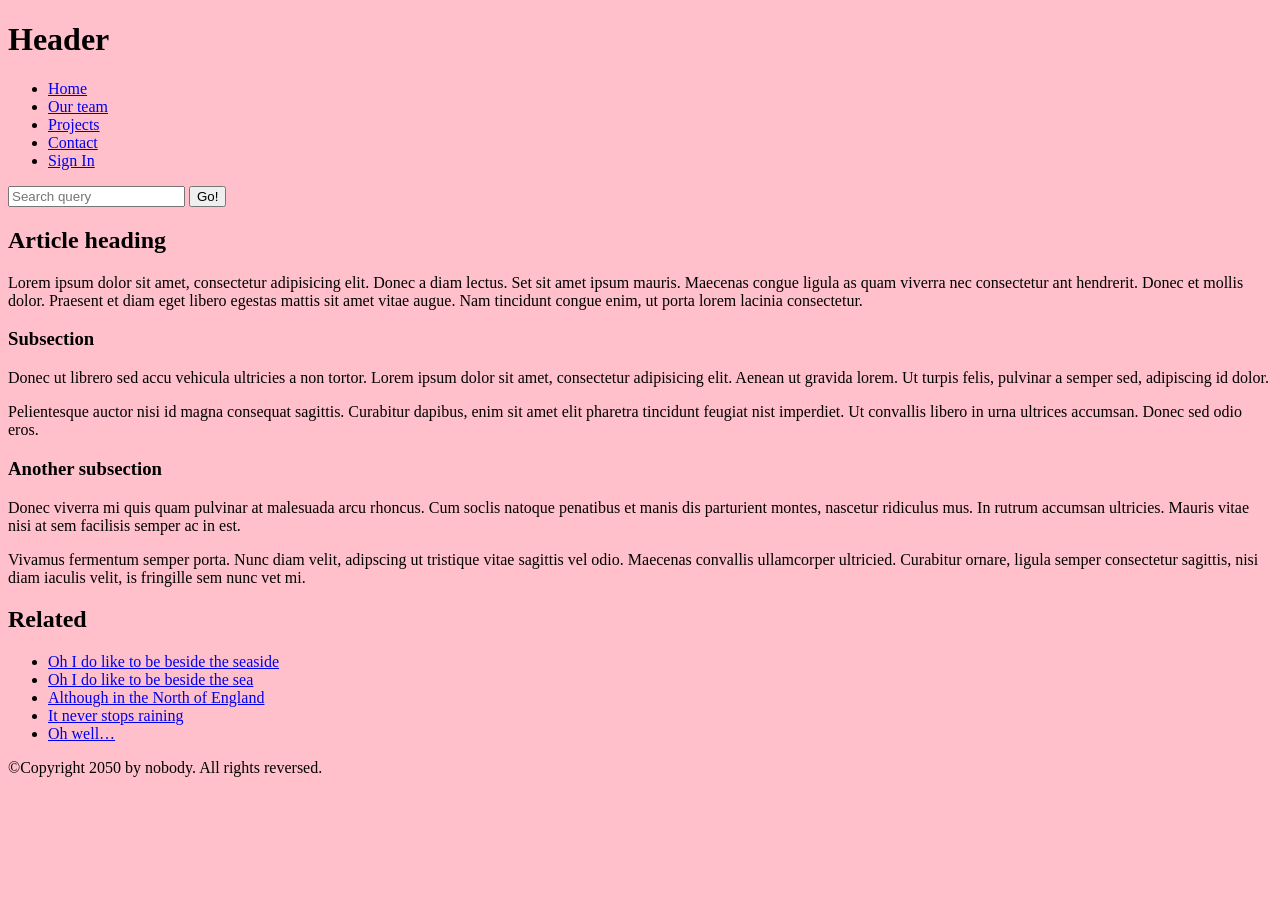
<file: index.html>
<!doctype html>
<html lang="en-US">
  <head>
    <meta charset="utf-8" />
    <meta name="viewport" content="width=device-width" />

    <title>My page title</title>
    <link
      href="https://fonts.googleapis.com/css?family=Open+Sans+Condensed:300|Sonsie+One"
      rel="stylesheet" />
    <link rel="stylesheet" href="style.css" />
  </head>

  <body>
    <!-- The main header used across all the pages of our website -->

    <header>
      <h1>Header</h1>
    </header>

    <nav>
      <ul>
        <li><a href="#">Home</a></li>
        <li><a href="team.html">Our team</a></li>
        <li><a href="#">Projects</a></li>
        <li><a href="#">Contact</a></li>
        <li><a href="signin.html">Sign In</a></li>
      </ul>

      <!-- A Search form: another common non-linear
           way to navigate through a site. -->

      <form>
        <input type="search" name="q" placeholder="Search query" />
        <input type="submit" value="Go!" />
      </form>
    </nav>

    <!-- Our page's main content -->
    <main>
      <!-- An article -->
      <article>
        <h2>Article heading</h2>

        <p>
          Lorem ipsum dolor sit amet, consectetur adipisicing elit. Donec a diam
          lectus. Set sit amet ipsum mauris. Maecenas congue ligula as quam
          viverra nec consectetur ant hendrerit. Donec et mollis dolor. Praesent
          et diam eget libero egestas mattis sit amet vitae augue. Nam tincidunt
          congue enim, ut porta lorem lacinia consectetur.
        </p>

        <section>
          <h3>Subsection</h3>

          <p>
            Donec ut librero sed accu vehicula ultricies a non tortor. Lorem
            ipsum dolor sit amet, consectetur adipisicing elit. Aenean ut
            gravida lorem. Ut turpis felis, pulvinar a semper sed, adipiscing id
            dolor.
          </p>

          <p>
            Pelientesque auctor nisi id magna consequat sagittis. Curabitur
            dapibus, enim sit amet elit pharetra tincidunt feugiat nist
            imperdiet. Ut convallis libero in urna ultrices accumsan. Donec sed
            odio eros.
          </p>
        </section>

        <section>
          <h3>Another subsection</h3>

          <p>
            Donec viverra mi quis quam pulvinar at malesuada arcu rhoncus. Cum
            soclis natoque penatibus et manis dis parturient montes, nascetur
            ridiculus mus. In rutrum accumsan ultricies. Mauris vitae nisi at
            sem facilisis semper ac in est.
          </p>

          <p>
            Vivamus fermentum semper porta. Nunc diam velit, adipscing ut
            tristique vitae sagittis vel odio. Maecenas convallis ullamcorper
            ultricied. Curabitur ornare, ligula semper consectetur sagittis,
            nisi diam iaculis velit, is fringille sem nunc vet mi.
          </p>
        </section>
      </article>

      <!-- the aside content can also be nested within the main content -->
      <aside>
        <h2>Related</h2>

        <ul>
          <li><a href="#">Oh I do like to be beside the seaside</a></li>
          <li><a href="#">Oh I do like to be beside the sea</a></li>
          <li><a href="#">Although in the North of England</a></li>
          <li><a href="#">It never stops raining</a></li>
          <li><a href="#">Oh well…</a></li>
        </ul>
      </aside>
    </main>

    <!-- The footer that is used across all the pages of our website -->

    <footer>
      <p>©Copyright 2050 by nobody. All rights reversed.</p>
    </footer>
  </body>
</html>
</file>
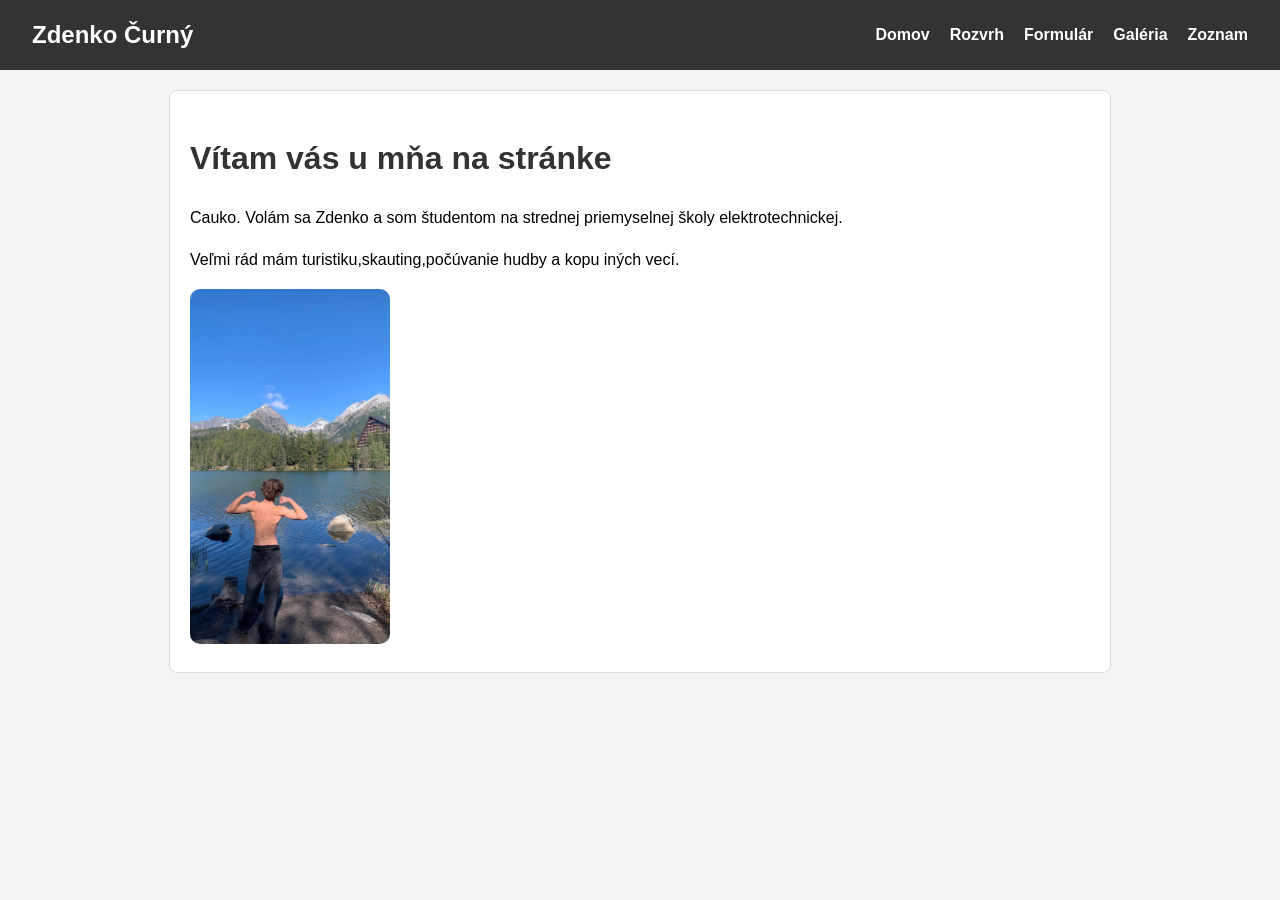
<file: diddyho webstranka/index.html>
<!DOCTYPE html>
<html lang="sk">
<head>
    <meta charset="UTF-8">
    <title>O mne | Domov</title>
    <link rel="stylesheet" href="style.css">
</head>
<body>
    <header>
        <div id="logo">Zdenko Čurný</div>
        <nav>
            <ul>
                <li><a href="index.html">Domov</a></li>
                <li><a href="rozvrh.html">Rozvrh</a></li>
                <li><a href="formular.html">Formulár</a></li>
                <li><a href="galeria.html">Galéria</a></li>
                <li><a href="zoznam.html">Zoznam</a></li>
            </ul>
        </nav>
    </header>

    <main>
        <h1>Vítam vás u mňa na stránke</h1>
        <p>Cauko. Volám sa Zdenko a som študentom na strednej priemyselnej školy elektrotechnickej.</p>
        <p>Veľmi rád mám turistiku,skauting,počúvanie hudby a kopu iných vecí.</p>
        
        <img src="obrazky/tatryflex.jpg" style="width:200px; border-radius: 10px;">
    </main>
</body>
</html>
</file>
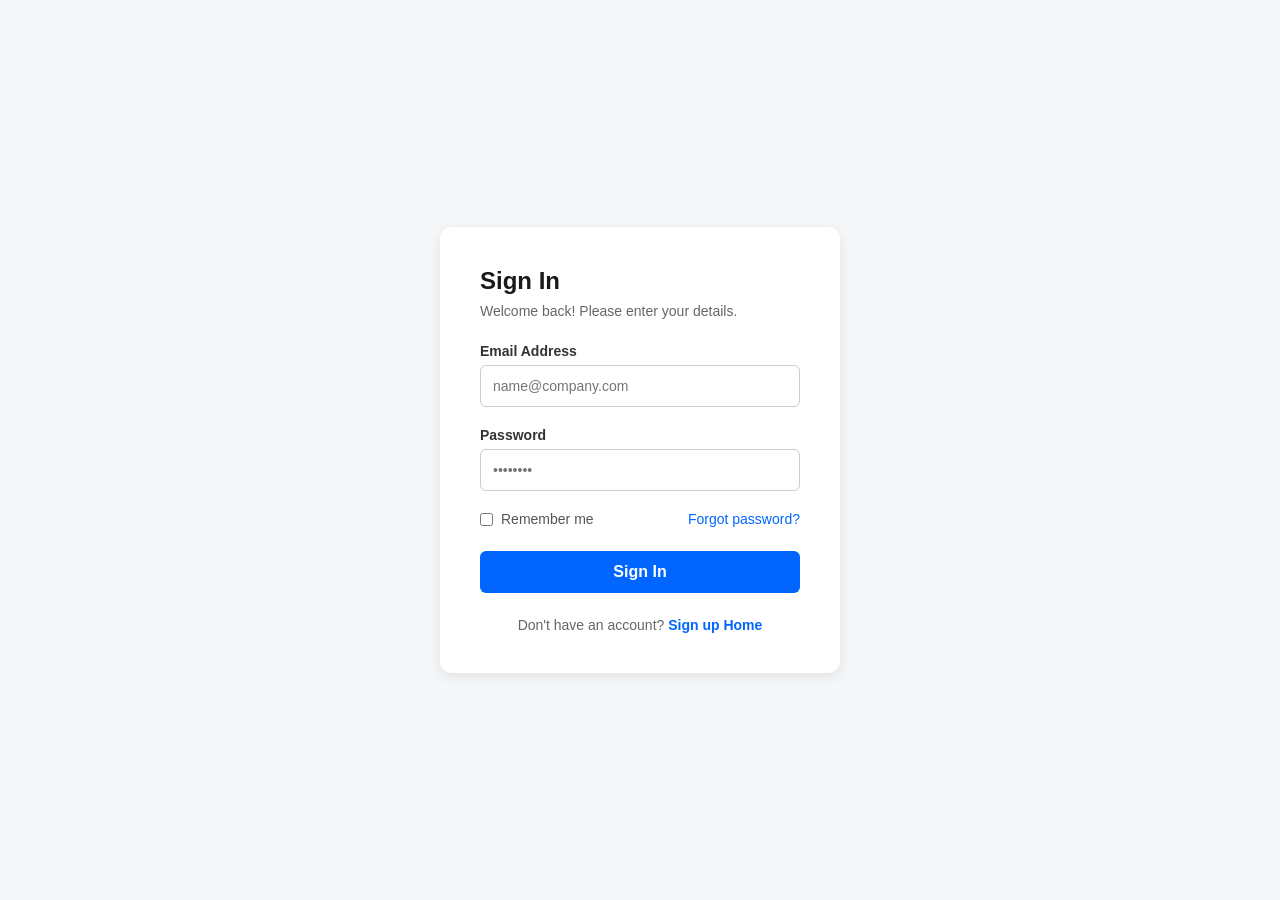
<file: signin.html>
<!DOCTYPE html>
<html lang="en">
<head>
  <meta charset="UTF-8">
  <meta name="viewport" content="width=device-width, initial-scale=1.0">
  <title>Sign In</title>
  <style>
    * {
      box-sizing: border-box;
      margin: 0;
      padding: 0;
      font-family: -apple-system, BlinkMacSystemFont, "Segoe UI", Roboto, Helvetica, Arial, sans-serif;
    }

    body {
      background-color: #f4f6f8;
      display: flex;
      justify-content: center;
      align-items: center;
      min-height: 100vh;
      padding: 20px;
    }

    .signin-card {
      background: #ffffff;
      padding: 40px;
      border-radius: 12px;
      box-shadow: 0 4px 12px rgba(0, 0, 0, 0.08);
      width: 100%;
      max-width: 400px;
    }

    .signin-card h2 {
      font-size: 24px;
      color: #1a1a1a;
      margin-bottom: 8px;
    }

    .signin-card p {
      color: #666;
      font-size: 14px;
      margin-bottom: 24px;
    }

    .form-group {
      margin-bottom: 20px;
    }

    .form-group label {
      display: block;
      font-size: 14px;
      font-weight: 600;
      color: #333;
      margin-bottom: 6px;
    }

    .form-group input {
      width: 100%;
      padding: 12px;
      border: 1px solid #ccc;
      border-radius: 6px;
      font-size: 14px;
      transition: border-color 0.2s, box-shadow 0.2s;
    }

    .form-group input:focus {
      outline: none;
      border-color: #0066ff;
      box-shadow: 0 0 0 3px rgba(0, 102, 255, 0.15);
    }

    .form-options {
      display: flex;
      justify-content: space-between;
      align-items: center;
      margin-bottom: 24px;
      font-size: 14px;
    }

    .remember-me {
      display: flex;
      align-items: center;
      gap: 8px;
      color: #555;
    }

    .forgot-link {
      color: #0066ff;
      text-decoration: none;
    }

    .forgot-link:hover {
      text-decoration: underline;
    }

    .btn-submit {
      width: 100%;
      padding: 12px;
      background-color: #0066ff;
      color: #ffffff;
      border: none;
      border-radius: 6px;
      font-size: 16px;
      font-weight: 600;
      cursor: pointer;
      transition: background-color 0.2s;
    }

    .btn-submit:hover {
      background-color: #0052cc;
    }

    .signup-footer {
      text-align: center;
      margin-top: 24px;
      font-size: 14px;
      color: #666;
    }

    .signup-footer a {
      color: #0066ff;
      text-decoration: none;
      font-weight: 600;
    }

    .signup-footer a:hover {
      text-decoration: underline;
    }
  </style>
</head>
<body>

  <div class="signin-card">
    <h2>Sign In</h2>
    <p>Welcome back! Please enter your details.</p>

    <form action="/login" method="POST">
      <div class="form-group">
        <label for="email">Email Address</label>
        <input type="email" id="email" name="email" placeholder="name@company.com" required autocomplete="email">
      </div>

      <div class="form-group">
        <label for="password">Password</label>
        <input type="password" id="password" name="password" placeholder="••••••••" required autocomplete="current-password">
      </div>

      <div class="form-options">
        <label class="remember-me">
          <input type="checkbox" name="remember"> Remember me
        </label>
        <a href="#" class="forgot-link">Forgot password?</a>
      </div>

      <button type="submit" class="btn-submit">Sign In</button>
    </form>

    <div class="signup-footer">
      Don't have an account? <a href="signup.html">Sign up</a>
              <a href="index.html">Home</a>
    </div>
  </div>

</body>
</html>
</file>
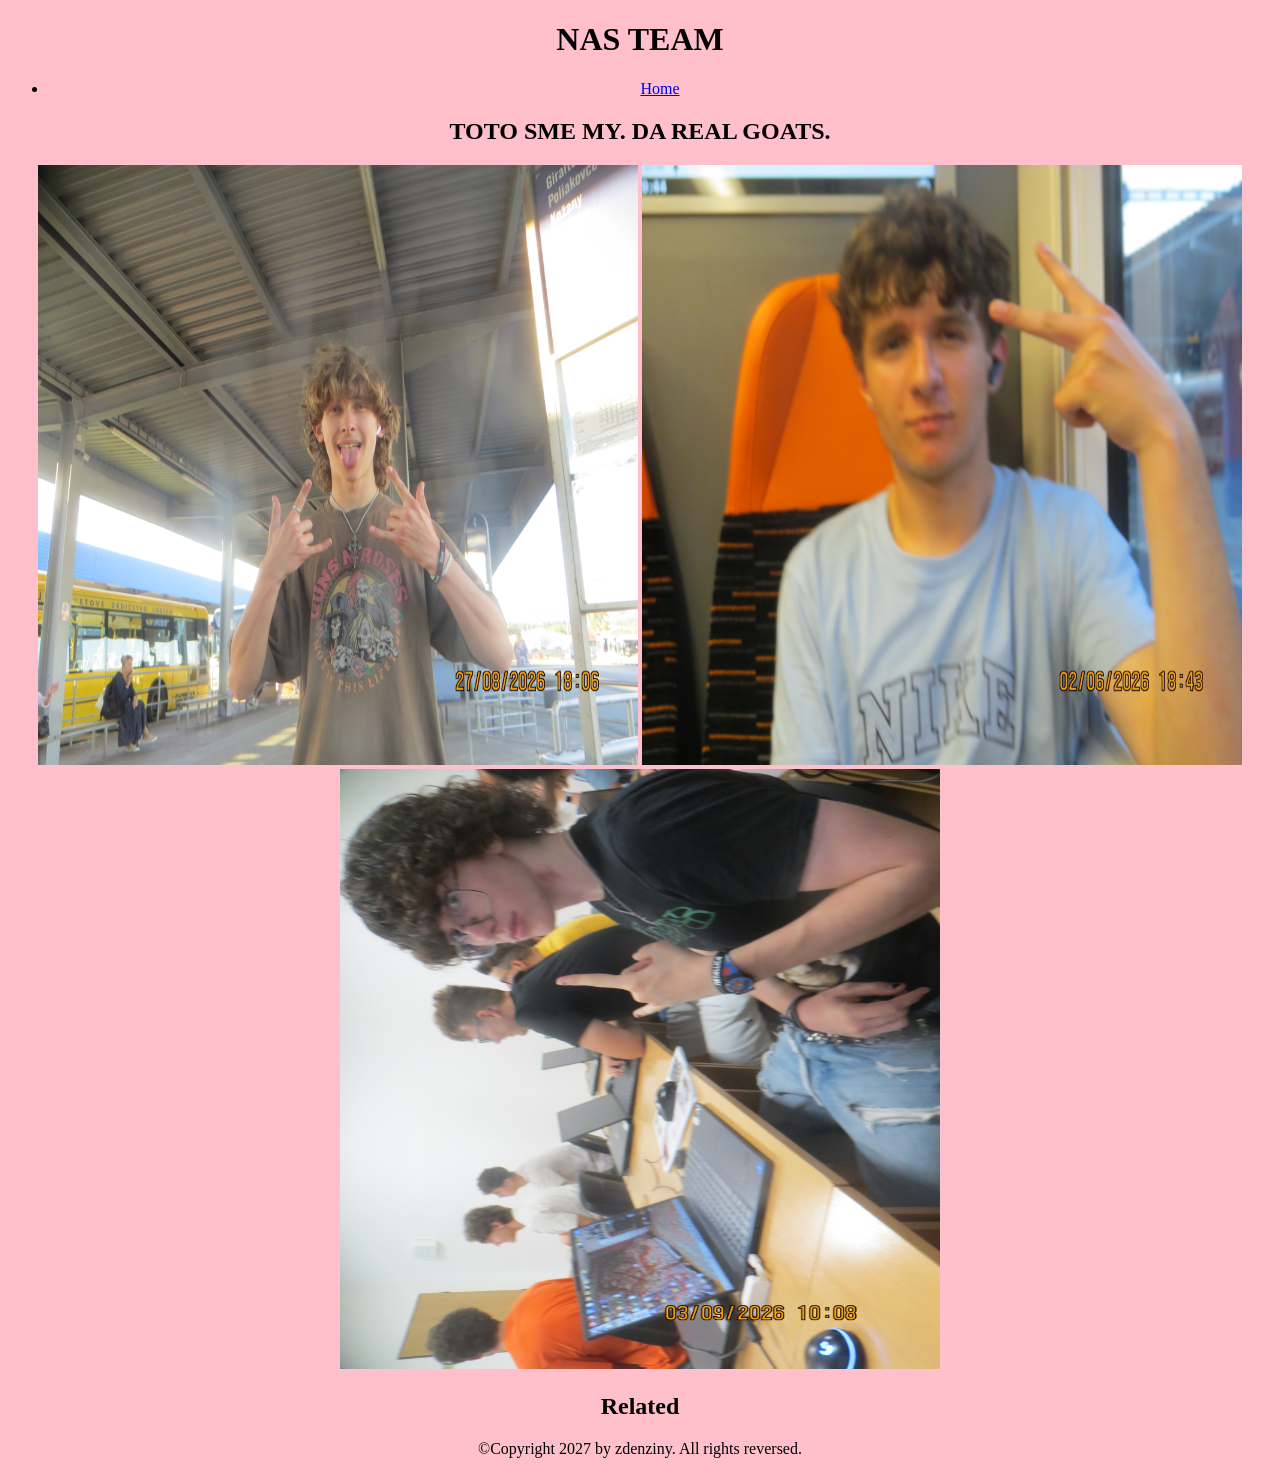
<file: team.html>
<!doctype html>
<html lang="en-US">
  <head>
    <meta charset="utf-8" />
    <meta name="viewport" content="width=device-width" />

    <title>NAS TEAM</title>
    <link
      href="https://fonts.googleapis.com/css?family=Open+Sans+Condensed:300|Sonsie+One"
      rel="stylesheet" />
    <link rel="stylesheet" href="style.css" />
  </head>

  <body style="text-align: center">

    <header>
      <h1>NAS TEAM</h1>
    </header>

    <nav>
      <ul>
        <li><a href="index.html">Home</a></li>
      </ul>
    </nav>

    <main >
        <h2>TOTO SME MY. DA REAL GOATS.</h2>
        <img src="fotecky/ja.JPG" alt="ja" width="600" height="600" />
        <img src="fotecky/majny.JPG" alt="majny" width="600" height="600" />
        <img src="fotecky/miklos.JPG" alt="miklós" width="600" height="600" />
        <h2>Related</h2>
    </main>


    <footer>
      <p>©Copyright 2027 by zdenziny. All rights reversed.</p>
    </footer>
  </body>
</html>
</file>
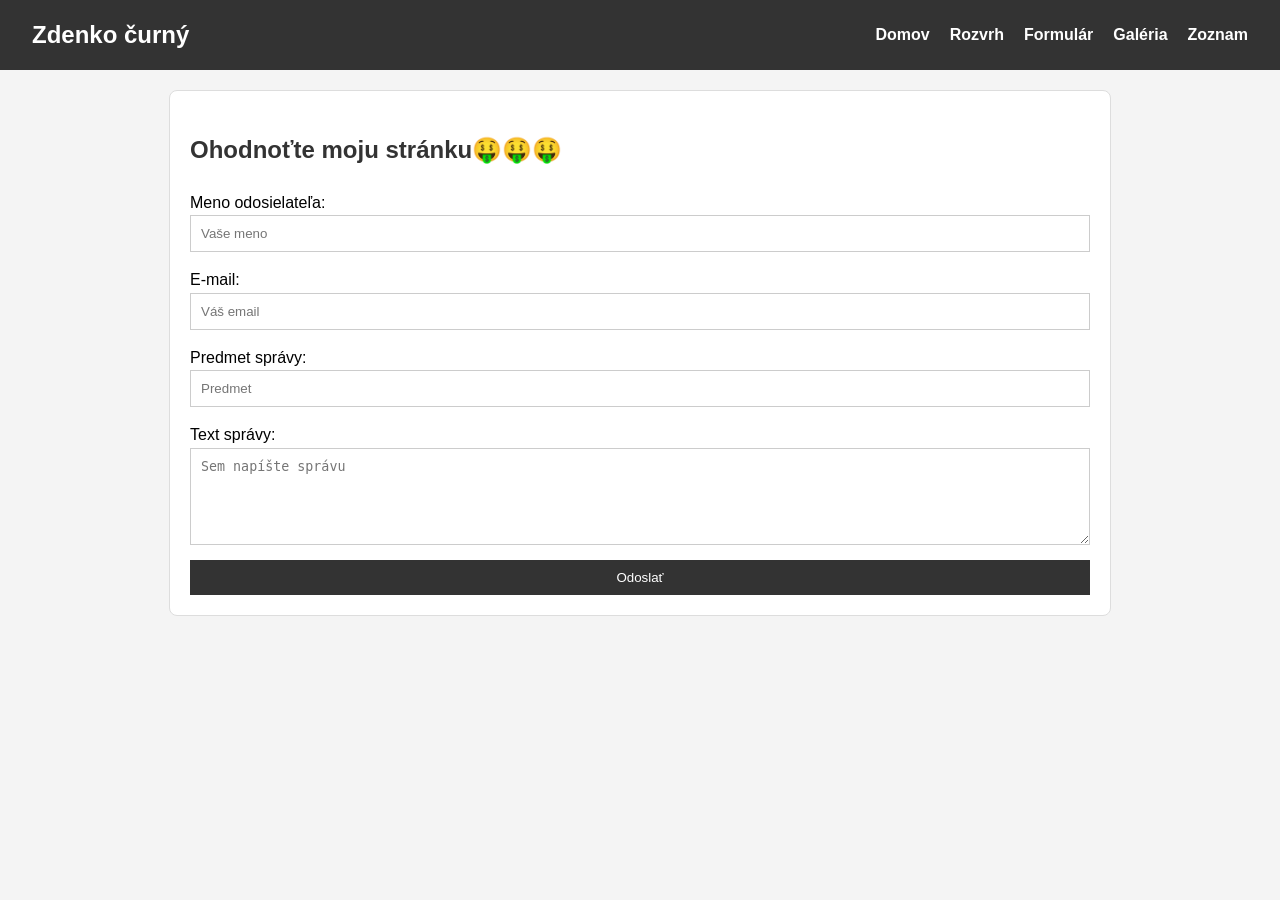
<file: diddyho webstranka/formular.html>
<!DOCTYPE html>
<html lang="sk">
<head>
    <meta charset="UTF-8">
    <title>Kontaktujte ma</title>
    <link rel="stylesheet" href="style.css">
</head>
<body>
    <header>
        <div id="logo">Zdenko čurný</div>
        <nav>
            <ul>
                <li><a href="index.html">Domov</a></li>
                <li><a href="rozvrh.html">Rozvrh</a></li>
                <li><a href="formular.html">Formulár</a></li>
                <li><a href="galeria.html">Galéria</a></li>
                <li><a href="zoznam.html">Zoznam</a></li>
            </ul>
        </nav>
    </header>

    <main>
        <h2>Ohodnoťte moju stránku🤑🤑🤑</h2>
        <form action="#">
            <label for="meno">Meno odosielateľa:</label>
            <input type="text" id="meno" name="meno" placeholder="Vaše meno" required>

            <label for="email">E-mail:</label>
            <input type="email" id="email" name="email" placeholder="Váš email" required>

            <label for="predmet">Predmet správy:</label>
            <input type="text" id="predmet" name="predmet" placeholder="Predmet">

            <label for="sprava">Text správy:</label>
            <textarea id="sprava" name="sprava" rows="5" placeholder="Sem napíšte správu"></textarea>

            <button type="submit">Odoslať</button>
        </form>
    </main>
</body>
</html>
</file>
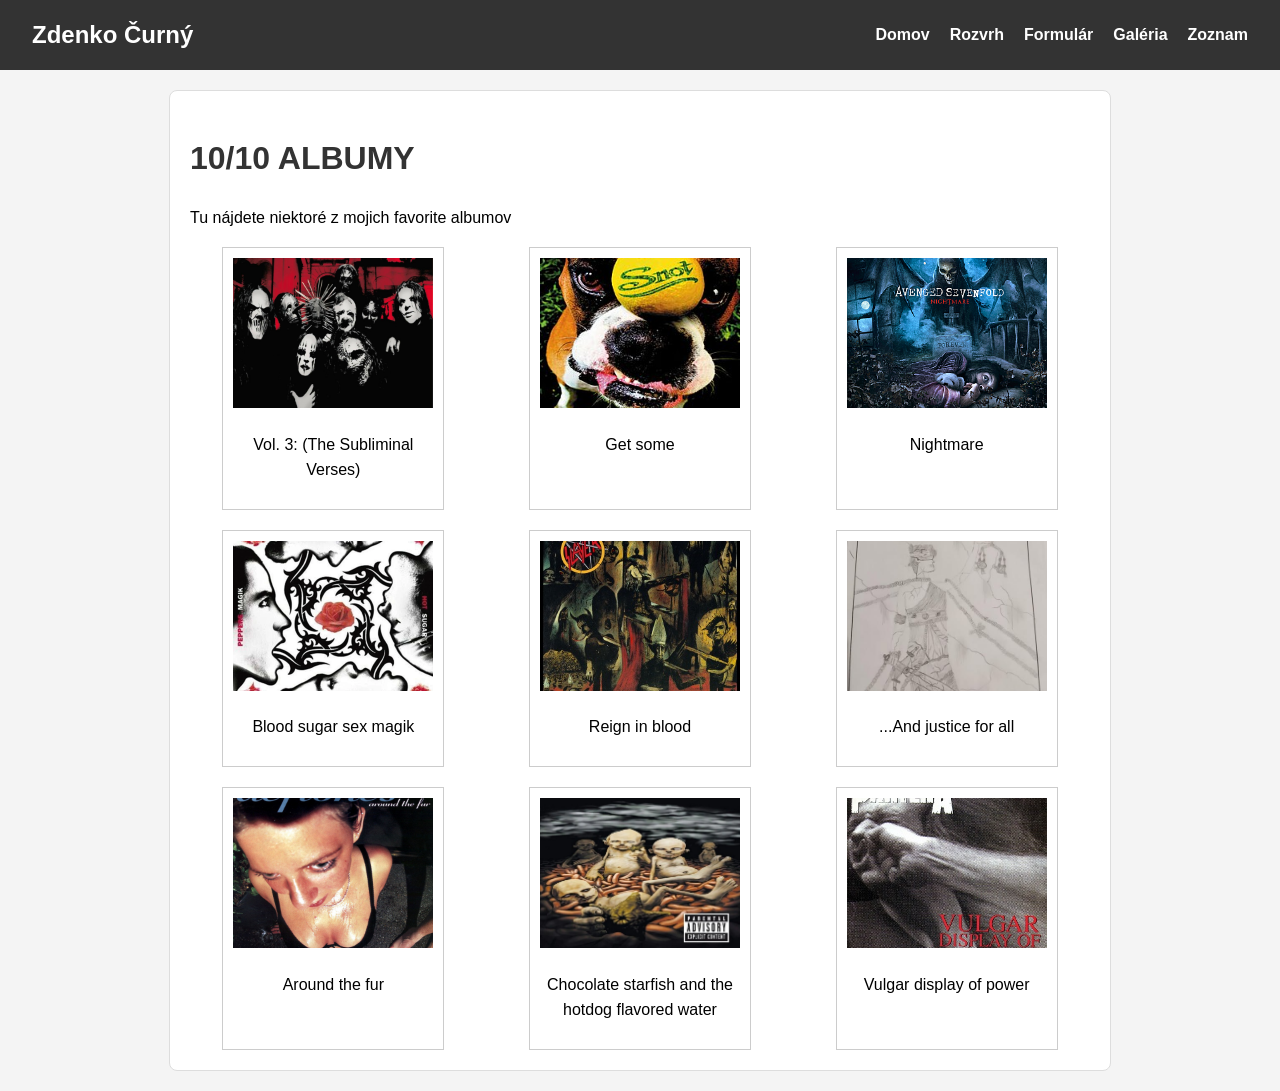
<file: diddyho webstranka/galeria.html>
<!DOCTYPE html>
<html lang="sk">
<head>
    <meta charset="UTF-8">
    <title>8 1O/10 albumov</title>
    <link rel="stylesheet" href="style.css">
</head>
<body>
    <header>
        <div id="logo">Zdenko Čurný</div>
        <nav>
            <ul>
                <li><a href="index.html">Domov</a></li>
                <li><a href="rozvrh.html">Rozvrh</a></li>
                <li><a href="formular.html">Formulár</a></li>
                <li><a href="galeria.html">Galéria</a></li>
                <li><a href="zoznam.html">Zoznam</a></li>
            </ul>
        </nav>
    </header>

    <main>
        <h1>10/10 ALBUMY</h1>
        <p>Tu nájdete niektoré z mojich favorite albumov</p>

        <div class="galeria-container">
            <div class="galeria-item">
                <img src="obrazky/slipknot.jpg">
                <p>Vol. 3: (The Subliminal Verses)</p>
            </div>

            <div class="galeria-item">
                <img src="obrazky/snot.jpg">
                <p>Get some</p>
            </div>

            <div class="galeria-item">
                <img src="obrazky/A7x.png">
                <p>Nightmare</p>
            </div>

            <div class="galeria-item">
                <img src="obrazky/RHCP.webp">
                <p>Blood sugar sex magik</p>
            </div>

            <div class="galeria-item">
                <img src="obrazky/slayer.jpg">
                <p>Reign in blood</p>
            </div>

            <div class="galeria-item">
                <img src="obrazky/metallica.jpg">
                <p>...And justice for all</p>
            </div>

            <div class="galeria-item">
                <img src="obrazky/deftones.jpg">
                <p>Around the fur</p>
            </div>

            <div class="galeria-item">
                <img src="obrazky/lb.jpg">
                <p>Chocolate starfish and the hotdog flavored water</p>
            </div>

             <div class="galeria-item">
                <img src="obrazky/pantera.jpg">
                <p>Vulgar display of power</p>
            </div>
        </div>
    </main>
</body>
</html>
</file>
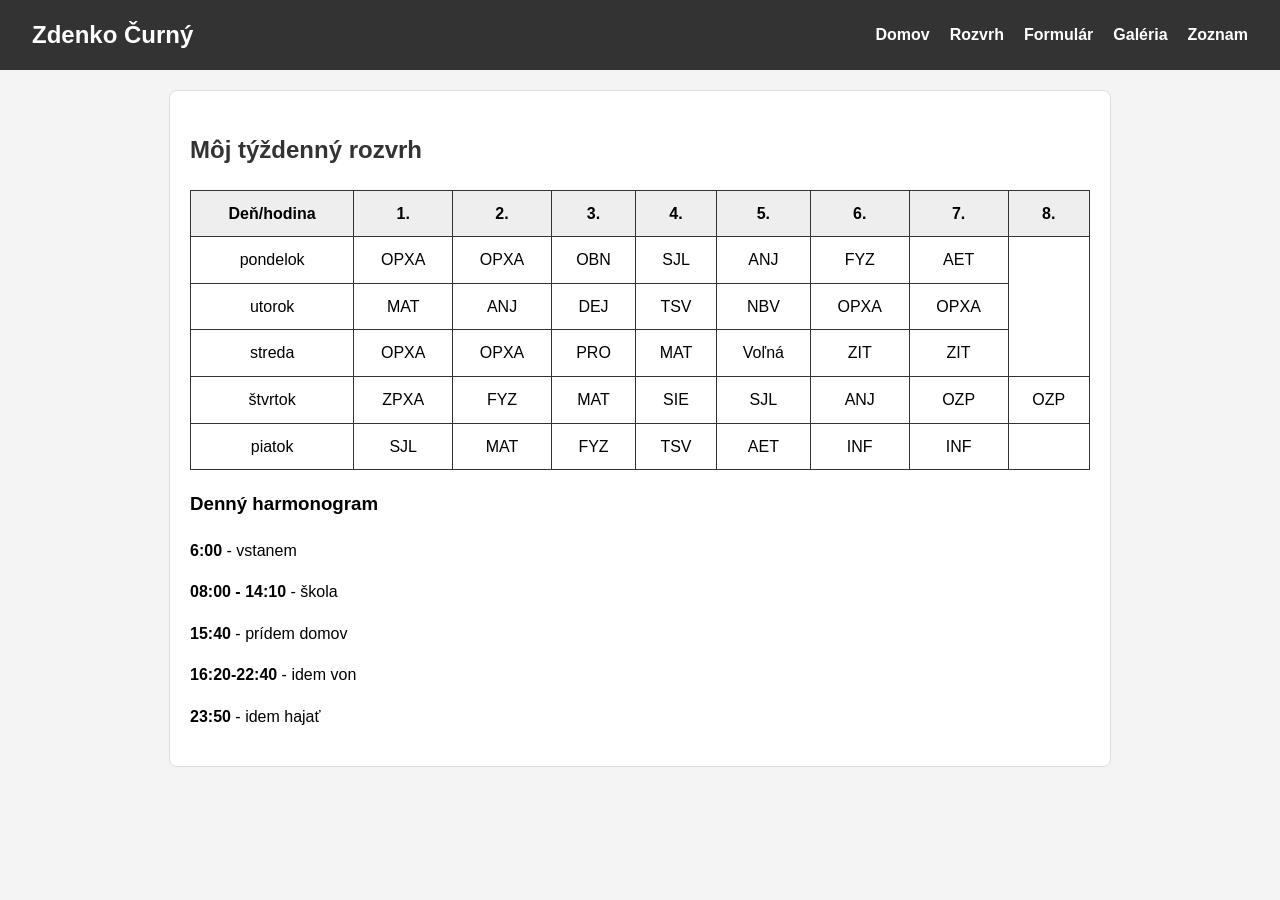
<file: diddyho webstranka/rozvrh.html>
<!DOCTYPE html>
<html lang="sk">
<head>
    <meta charset="UTF-8">
    <title>Rozvrh hodín</title>
    <link rel="stylesheet" href="style.css">
</head>
<body>
    <header>
        <div id="logo">Zdenko Čurný</div>
        <nav>
            <ul>
                <li><a href="index.html">Domov</a></li>
                <li><a href="rozvrh.html">Rozvrh</a></li>
                <li><a href="formular.html">Formulár</a></li>
                <li><a href="galeria.html">Galéria</a></li>
                <li><a href="zoznam.html">Zoznam</a></li>
            </ul>
        </nav>
    </header>

    <main>
        <h2>Môj týždenný rozvrh</h2>
        <table>
            <tr>
                <th>Deň/hodina</th>
                <th>1.</th>
                <th>2.</th>
                <th>3.</th>
                <th>4.</th>
                <th>5.</th>
                <th>6.</th>
                <th>7.</th>
                <th>8.</th>
            </tr>
            <tr>
                <td>pondelok</td>
                <td>OPXA</td>
                 <td>OPXA</td>
                <td>OBN</td>
                <td>SJL</td>
                <td>ANJ</td>
                <td>FYZ</td>
                <td>AET</td>
            </tr>
            <tr>
                <td>utorok</td>
                <td>MAT</td>
                <td>ANJ</td>
                <td>DEJ</td>
                <td>TSV</td>
                <td>NBV</td>
                <td>OPXA</td>
                <td>OPXA</td>
            </tr>
            <tr>
                <td>streda</td>
                <td>OPXA</td>
                <td>OPXA</td>
                <td>PRO</td>
                <td>MAT</td>
                <td>Voľná</td>
                <td>ZIT</td>
                <td>ZIT</td>
            </tr>
            <tr>
                <td>štvrtok</td>
                <td>ZPXA</td>
                <td>FYZ</td>
                <td>MAT</td>
                <td>SIE</td>
                <td>SJL</td>
                <td>ANJ</td>
                <td>OZP</td>
                <td>OZP</td>
            </tr>
            <tr>
                <td>piatok</td>
                <td>SJL</td>
                <td>MAT</td>
                <td>FYZ</td>
                <td>TSV</td>
                <td>AET</td>
                <td>INF</td>
                <td>INF</td>
            </tr>
        </table>

        <h3>Denný harmonogram</h3>
        <p><strong>6:00</strong> - vstanem</p>
        <p><strong>08:00 - 14:10</strong> - škola</p>
        <p><strong>15:40</strong> - prídem domov</p>
        <p><strong>16:20-22:40</strong> - idem  von</p>
        <p><strong>23:50</strong> - idem hajať</p>

    </main>
</body>
</html>
</file>
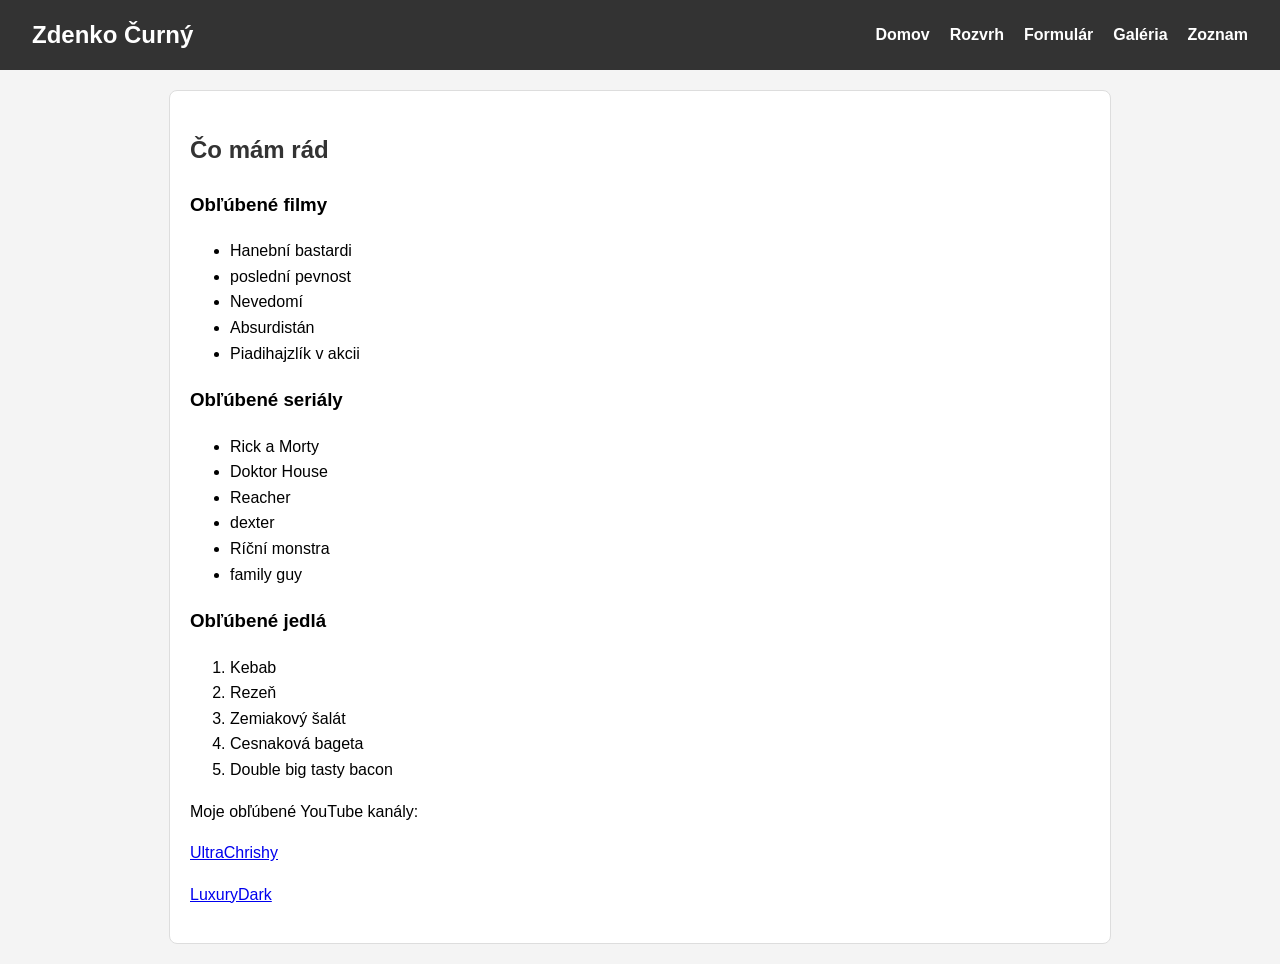
<file: diddyho webstranka/zoznam.html>
<!DOCTYPE html>
<html lang="sk">
<head>
    <meta charset="UTF-8">
    <title>Moje obľúbené veci</title>
    <link rel="stylesheet" href="style.css">
</head>
<body>
    <header>
        <div id="logo">Zdenko Čurný</div>
        <nav>
            <ul>
                <li><a href="index.html">Domov</a></li>
                <li><a href="rozvrh.html">Rozvrh</a></li>
                <li><a href="formular.html">Formulár</a></li>
                <li><a href="galeria.html">Galéria</a></li>
                <li><a href="zoznam.html">Zoznam</a></li>
            </ul>
        </nav>
    </header>

    <main>
        <h2>Čo mám rád</h2>
        
        <h3>Obľúbené filmy</h3>
        <ul>
            <li>Hanební bastardi</li>
            <li>poslední pevnost</li>
            <li>Nevedomí</li>
            <li>Absurdistán</li>
            <li>Piadihajzlík v akcii</li>
        </ul>

         <h3>Obľúbené seriály</h3>
        <ul>
            <li>Rick a Morty</li>
            <li>Doktor House</li>
            <li>Reacher</li>
            <li>dexter</li>
            <li>Ríční monstra</li>
            <li>family guy</li>
        </ul>

        <h3>Obľúbené jedlá</h3>
        <ol>
            <li>Kebab</li>
            <li>Rezeň</li>
            <li>Zemiakový šalát</li>
            <li>Cesnaková bageta</li>
            <li>Double big tasty bacon</li>
        </ol>

        <p>Moje obľúbené YouTube kanály:</p>
<p><a href="https://www.youtube.com/@UltraChrishy" target="_blank">UltraChrishy</a></p>
<p><a href="https://www.youtube.com/@LuxuryDark" target="_blank">LuxuryDark</a></p>

    </main>
</body>
</html>
</file>
<file: style.css>
body {
    background-color: pink;
}

背景
本项目允许用户在 Layout Atom 与 CoreBox Theme 中输入自定义 CSS，以便高级用户进行更自由的样式组合。

为避免显而易见的高风险注入，本项目使用“保守拦截”的轻量 sanitizer。

Sanitizer 实现
sanitizeUserCss：/apps/core-app/src/renderer/src/modules/style/sanitizeUserCss.ts
阻止的内容（直接返回空字符串）
@import
url(
expression(
任意 < / >（防止 HTML 注入）
</style> / <script> / </script>
长度超过上限（默认 8000）
使用约定
Layout
自定义 CSS 注入点：LayoutShell.vue。\n 建议选择器以 .AppLayout-Container 为根，例如：\n

.AppLayout-Container[data-variant='custom'] .AppLayout-Header {
  backdrop-filter: blur(12px);
}
CoreBox
自定义 CSS 注入点：CoreBox.vue。\n 建议选择器以 .CoreBox-Wrapper 为根，例如：\n

.CoreBox-Wrapper .BoxItem:hover {
  transform: scale(1.02);
}
注意事项
该 sanitizer 不是严格的安全沙箱。\n 若未来需要更强的隔离能力，应考虑：\n

对 CSS 做 AST 解析并强制前缀作用域\n
仅支持“声明块”型配置（不允许任意 selector）\n
将样式注入限定到 shadow root 等更强隔离方式
</file>
<file: diddyho webstranka/style.css>
body {
    font-family: Arial, sans-serif;
    line-height: 1.6;
    margin: 0;
    padding: 0;
    background-color: #f4f4f4;
}



header {
    background: #333;
    color: #fff;
    padding: 1rem 2rem;
    display: flex;
    justify-content: space-between;
    align-items: center;
}

#logo {
    font-size: 1.5rem;
    font-weight: bold;
}

nav ul {
    list-style: none;
    display: flex;
    margin: 0;
    padding: 0;
}

nav ul li {
    margin-left: 20px;
}

nav ul li a {
    color: white;
    text-decoration: none;
    font-weight: bold;
}

nav ul li a:hover {
    color: #ff9900;
}




main {
    padding: 20px;
    max-width: 900px;
    margin: 20px auto;
    background: white;
    border: 1px solid #ddd;
    border-radius: 8px;
}

h1, h2 {
    color: #333;
}





table {
    width: 100%;
    border-collapse: collapse;
    margin-top: 20px;
}

table, th, td {
    border: 1px solid #333;
}

th, td {
    padding: 10px;
    text-align: center;
}

th {
    background-color: #eee;
}




.galeria-container {
    display: flex;
    flex-wrap: wrap;
    justify-content: space-around;
    gap: 20px;
}

.galeria-item {
    width: 200px;
    text-align: center;
    border: 1px solid #ccc;
    padding: 10px;
    background: #fff;
}

.galeria-item img {
    width: 100%;
    height: 150px;
    object-fit: cover;
}





form {
    display: flex;
    flex-direction: column;
}

input, textarea {
    margin-bottom: 15px;
    padding: 10px;
    border: 1px solid #ccc;
}

button {
    background: #333;
    color: white;
    padding: 10px;
    border: none;
    cursor: pointer;
}

button:hover {
    background: #555;
}
</file>
